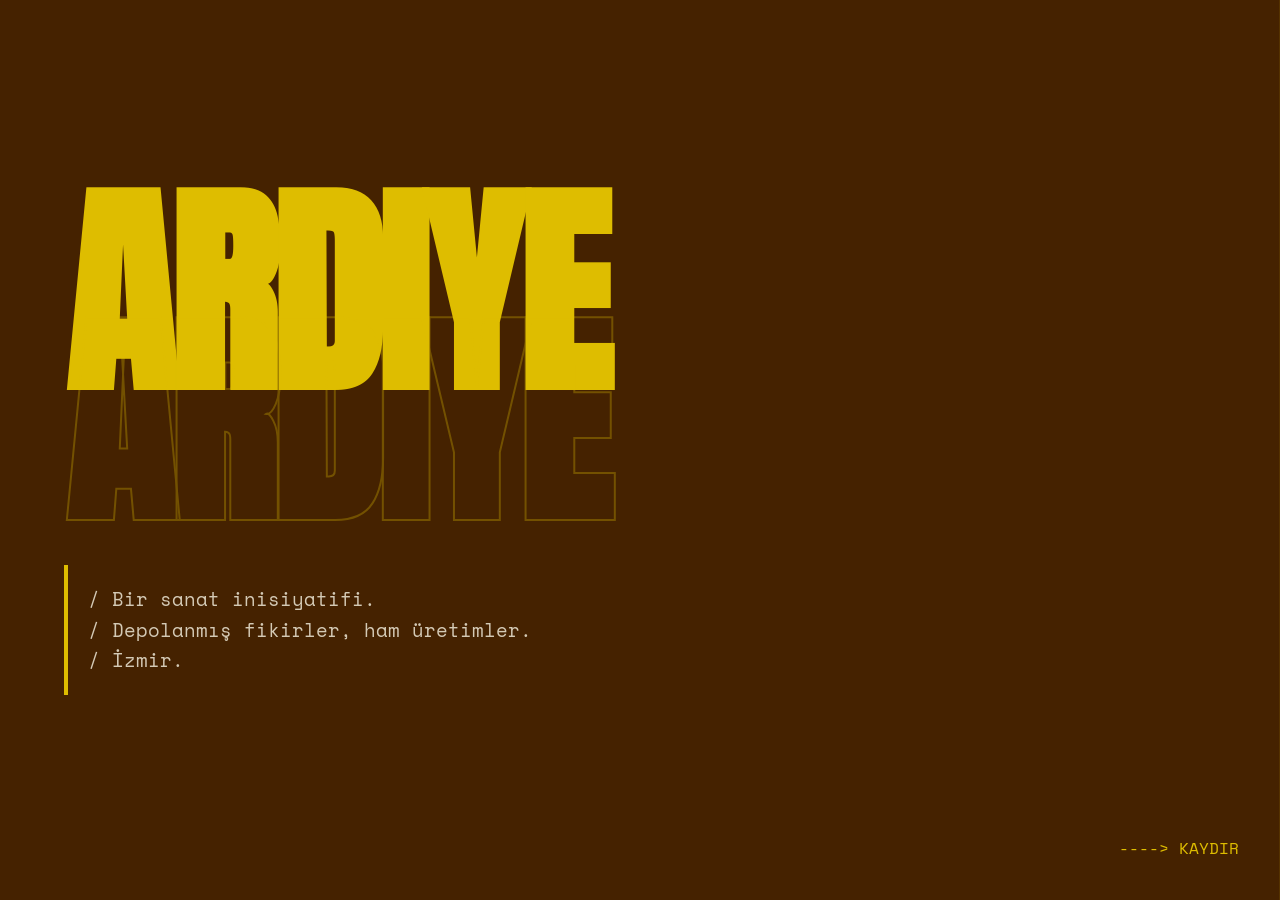
<file: ardiye-page.html>
<!DOCTYPE html>
<html lang="tr">
<head>
    <meta charset="UTF-8">
    <meta name="viewport" content="width=device-width, initial-scale=1.0">
    <title>ARDIYE | Sanat İnisiyatifi</title>
    
    <link rel="preconnect" href="https://fonts.googleapis.com">
    <link rel="preconnect" href="https://fonts.gstatic.com" crossorigin>
    <link href="https://fonts.googleapis.com/css2?family=Anton&family=Space+Mono:ital,wght@0,400;0,700;1,400&display=swap" rel="stylesheet">

    <style>
        /* --- TEMEL AYARLAR (RESET) --- */
        * {
            box-sizing: border-box;
        }

        body, html {
            margin: 0;
            padding: 0;
            height: 100%;
            background-color: #452200; /* KAHVE ZEMİN */
            color: #F8F4E3; /* Kırık Beyaz Yazılar */
            font-family: 'Space Mono', monospace;
            overflow-y: hidden; /* Dikey kaydırmayı kapat */
        }

        /* --- YATAY AKIŞ KUTUSU (MAIN WRAPPER) --- */
        .horizontal-scroll-wrapper {
            display: flex;
            flex-direction: row; /* Yan yana diz */
            width: fit-content; /* İçerik kadar genişle */
            height: 100vh;
            overflow-x: auto; /* Yatay kaydırmaya izin ver */
            scroll-behavior: smooth;
        }

        /* --- HER BÖLÜM (SECTION) İÇİN ORTAK AYARLAR --- */
        section {
            height: 100vh;
            display: flex;
            flex-direction: column;
            justify-content: center;
            padding: 5vw;
            border-right: 1px solid rgba(222, 189, 0, 0.1); /* Çok silik hardal çizgi */
            position: relative;
            min-width: 100vw; /* Her bölüm en az bir ekran genişliğinde */
        }

        /* --- BÖLÜM 1: GİRİŞ (INTRO) --- */
        .intro-section {
            min-width: 100vw;
            align-items: flex-start;
        }

        h1.monolith-title {
            font-family: 'Anton', sans-serif;
            font-size: 25vh; /* Ekran yüksekliğinin %25'i kadar devasa */
            color: #DEBD00; /* HARDAL RENGİ */
            margin: 0;
            line-height: 0.8;
            letter-spacing: -5px;
            text-transform: uppercase;
        }

        .manifesto-box {
            margin-top: 50px;
            border-left: 4px solid #DEBD00;
            padding-left: 20px;
            max-width: 500px;
        }

        .manifesto-text {
            font-size: 1.2rem;
            line-height: 1.6;
            opacity: 0.8;
        }

        .scroll-hint {
            position: absolute;
            bottom: 40px;
            right: 40px;
            color: #DEBD00;
            animation: blink 2s infinite;
        }

        /* --- BÖLÜM 2: ARŞİV (PROJELER) --- */
        .archive-section {
            min-width: 150vw; /* Bu bölüm daha geniş olsun, projeler sığsın */
            flex-direction: row; /* Projeleri yan yana diz */
            align-items: center;
            gap: 100px; /* Projeler arası boşluk */
            background-image: radial-gradient(#2e1500 10%, transparent 10%); /* Hafif doku */
            background-size: 20px 20px;
        }

        .project-card {
            position: relative;
            width: 400px;
            transition: transform 0.3s ease;
        }

        .project-card:hover {
            transform: scale(1.05); /* Üzerine gelince büyüsün */
            z-index: 10;
        }

        /* Proje Görseli Yerine Geçecek Gri Kutu (Resim ekleyince burayı sileceğiz) */
        .placeholder-img {
            width: 100%;
            height: 300px;
            background-color: #2a1500;
            border: 2px solid #DEBD00;
            display: flex;
            align-items: center;
            justify-content: center;
            color: #DEBD00;
            font-size: 0.8rem;
        }

        .project-info {
            background-color: #452200;
            padding: 15px;
            border: 1px solid #DEBD00;
            margin-top: -20px; /* Görselin üzerine binsin */
            margin-left: 20px;
            position: relative;
            width: 90%;
        }

        .project-title {
            color: #DEBD00;
            font-family: 'Anton', sans-serif;
            font-size: 2rem;
            margin: 0;
        }

        /* --- BÖLÜM 3: KÜNYE (CONTACT) --- */
        .contact-section {
            min-width: 100vw;
            background-color: #0f0500; /* Biraz daha koyu bir kapanış */
        }

        .contact-grid {
            display: grid;
            grid-template-columns: 1fr 1fr;
            gap: 50px;
            font-size: 1.5rem;
        }

        .label {
            color: #DEBD00;
            display: block;
            font-size: 0.9rem;
            margin-bottom: 5px;
            opacity: 0.6;
        }

        a.contact-link {
            color: #F8F4E3;
            text-decoration: none;
            border-bottom: 1px solid #DEBD00;
            transition: color 0.3s;
        }

        a.contact-link:hover {
            color: #DEBD00;
            background-color: rgba(222, 189, 0, 0.1);
        }

        /* --- MOBİL UYUM (TELEFONLAR İÇİN) --- */
        @media (max-width: 768px) {
            .horizontal-scroll-wrapper {
                flex-direction: column; /* Mobilde dikey aksın */
                width: 100%;
                height: auto;
                overflow-x: hidden;
                overflow-y: auto;
            }
            body { overflow-y: auto; }
            section { min-width: 100%; height: auto; min-height: 100vh; border-right: none; border-bottom: 1px solid #5c3000; }
            h1.monolith-title { font-size: 15vh; }
            .archive-section { flex-direction: column; }
            .project-card { width: 100%; }
            .contact-grid { grid-template-columns: 1fr; }
        }

        /* --- ANİMASYONLAR --- */
        @keyframes blink {
            0%, 100% { opacity: 1; }
            50% { opacity: 0; }
        }
    </style>
</head>
<body>

    <div class="horizontal-scroll-wrapper">
        
        <section class="intro-section">
            <h1 class="monolith-title">ARDIYE</h1>
            <h1 class="monolith-title" style="color:transparent; -webkit-text-stroke: 2px #DEBD00; margin-top:-50px; opacity:0.3;">ARDIYE</h1>
            
            <div class="manifesto-box">
                <p class="manifesto-text">
                    / Bir sanat inisiyatifi.<br>
                    / Depolanmış fikirler, ham üretimler.<br>
                    / İzmir.
                </p>
            </div>

            <div class="scroll-hint">
                ----> KAYDIR
            </div>
        </section>

        <section class="archive-section">
            
            <div class="project-card">
                <div class="placeholder-img">
                    [GÖRSEL: KAOTİK ŞEHİR - SEPYA]
                </div>
                <div class="project-info">
                    <h3 class="project-title">KAYIP FREKANS</h3>
                    <p>Video Art / 2024</p>
                </div>
            </div>

            <div class="project-card" style="margin-top: 150px;"> <div class="placeholder-img">
                    [GÖRSEL: PORTRE - GRENLİ]
                </div>
                <div class="project-info">
                    <h3 class="project-title">YÜZEY</h3>
                    <p>Fotoğraf Serisi / 2025</p>
                </div>
            </div>

            <div class="project-card">
                <div class="placeholder-img">
                    [GÖRSEL: SOYUT - GLITCH]
                </div>
                <div class="project-info">
                    <h3 class="project-title">DÖNGÜ</h3>
                    <p>Kısa Film / Post-Prod</p>
                </div>
            </div>

        </section>

        <section class="contact-section">
            <h1 class="monolith-title" style="font-size: 10vh; margin-bottom:50px;">TEMAS</h1>
            
            <div class="contact-grid">
                <div>
                    <span class="label">GENEL İLETİŞİM</span>
                    <a href="mailto:info@ardiye.art" class="contact-link">info@ardiye.art</a>
                </div>
                <div>
                    <span class="label">KURUCULAR</span>
                    <p>İsim Soyisim (Sanatçı)</p>
                    <p>İsim Soyisim (Co-Founder)</p>
                </div>
                <div>
                    <span class="label">SOSYAL</span>
                    <a href="#" class="contact-link">INSTAGRAM -></a><br><br>
                    <a href="#" class="contact-link">VIMEO -></a>
                </div>
                <div style="align-self: end;">
                    <p style="font-size: 0.8rem; opacity: 0.5;">© 2026 ARDIYE.ART<br>İZMİR</p>
                </div>
            </div>
        </section>

    </div>

</body>
</html>
</file>
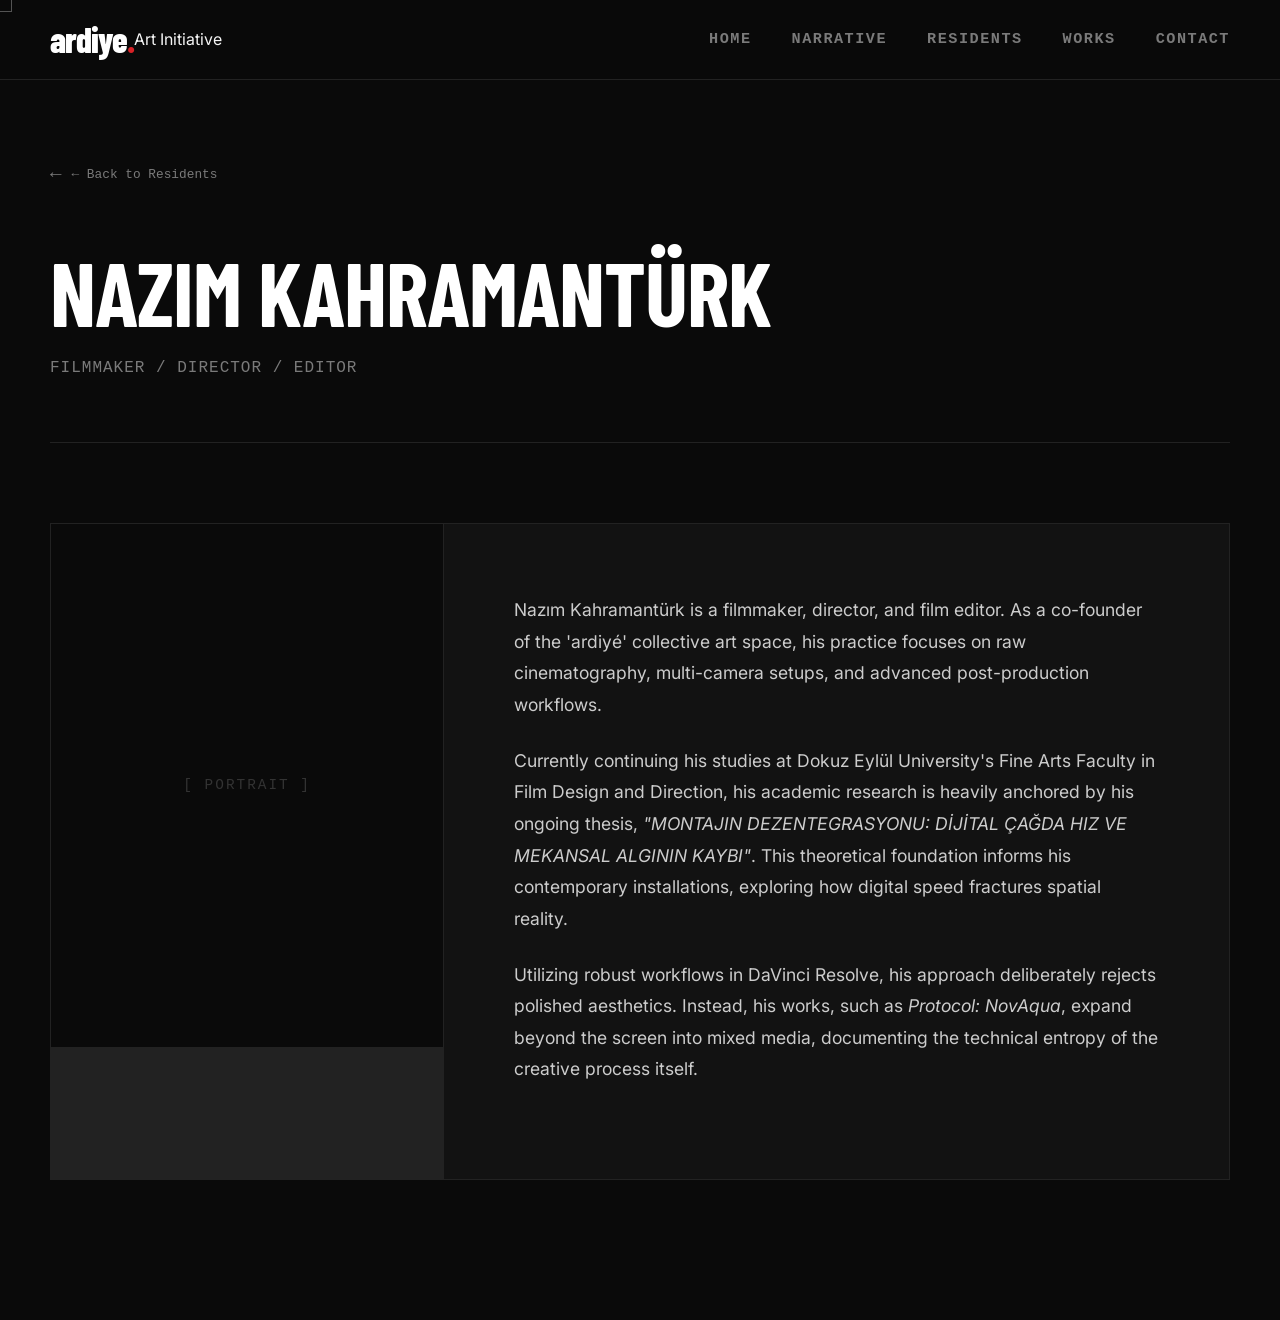
<file: artist-1.html>
<!DOCTYPE html>
<html lang="en">
<head>
  <meta charset="UTF-8">
  <meta name="viewport" content="width=device-width, initial-scale=1.0">
  <title>Nazım Kahramantürk | ARDIYE</title>
  <link rel="preconnect" href="https://fonts.googleapis.com">
  <link rel="preconnect" href="https://fonts.gstatic.com" crossorigin>
  <link href="https://fonts.googleapis.com/css2?family=Barlow+Condensed:wght@400;600;700;800&family=Inter:wght@300;400;600&display=swap" rel="stylesheet">
  <link rel="stylesheet" href="style.css">
</head>
<body>
  <div class="cursor-outline" aria-hidden="true"></div>

  <header class="main-header">
    <a href="index.html#home" class="logo-container">
      <div class="logo-name">ardiye<span class="dot" style="color: var(--accent);">.</span></div>
      <div class="logo-sub">Art Initiative</div>
    </a>
    <nav class="nav-menu">
      <a href="index.html#home" class="nav-link">Home</a>
      <a href="index.html#narrative" class="nav-link">Narrative</a>
      <a href="index.html#artists" class="nav-link">Residents</a>
      <a href="index.html#works" class="nav-link">Works</a>
      <a href="index.html#contact" class="nav-link">Contact</a>
    </nav>
    <button class="nav-toggle"><span></span><span></span><span></span></button>
  </header>

  <nav class="nav-drawer" id="nav-drawer">
    <a href="index.html#home" class="nav-link">Home</a>
    <a href="index.html#narrative" class="nav-link">Narrative</a>
    <a href="index.html#artists" class="nav-link">Residents</a>
    <a href="index.html#works" class="nav-link">Works</a>
    <a href="index.html#contact" class="nav-link">Contact</a>
  </nav>

  <main class="detail-container">
    <a href="index.html#artists" class="back-btn">← Back to Residents</a>
    
    <div class="detail-header">
      <h1 class="detail-title">Nazım Kahramantürk</h1>
      <div class="detail-role">Filmmaker / Director / Editor</div>
    </div>
    
    <div class="detail-profile">
      <div class="detail-portrait">[ PORTRAIT ]</div>
      <div class="detail-text">
        <p>Nazım Kahramantürk is a filmmaker, director, and film editor. As a co-founder of the 'ardiyé' collective art space, his practice focuses on raw cinematography, multi-camera setups, and advanced post-production workflows.</p>
        <p>Currently continuing his studies at Dokuz Eylül University's Fine Arts Faculty in Film Design and Direction, his academic research is heavily anchored by his ongoing thesis, <em>"MONTAJIN DEZENTEGRASYONU: DİJİTAL ÇAĞDA HIZ VE MEKANSAL ALGININ KAYBI"</em>. This theoretical foundation informs his contemporary installations, exploring how digital speed fractures spatial reality.</p>
        <p>Utilizing robust workflows in DaVinci Resolve, his approach deliberately rejects polished aesthetics. Instead, his works, such as <em>Protocol: NovAqua</em>, expand beyond the screen into mixed media, documenting the technical entropy of the creative process itself.</p>
      </div>
    </div>
  </main>

  <script src="app.js"></script>
</body>
</html>
</file>
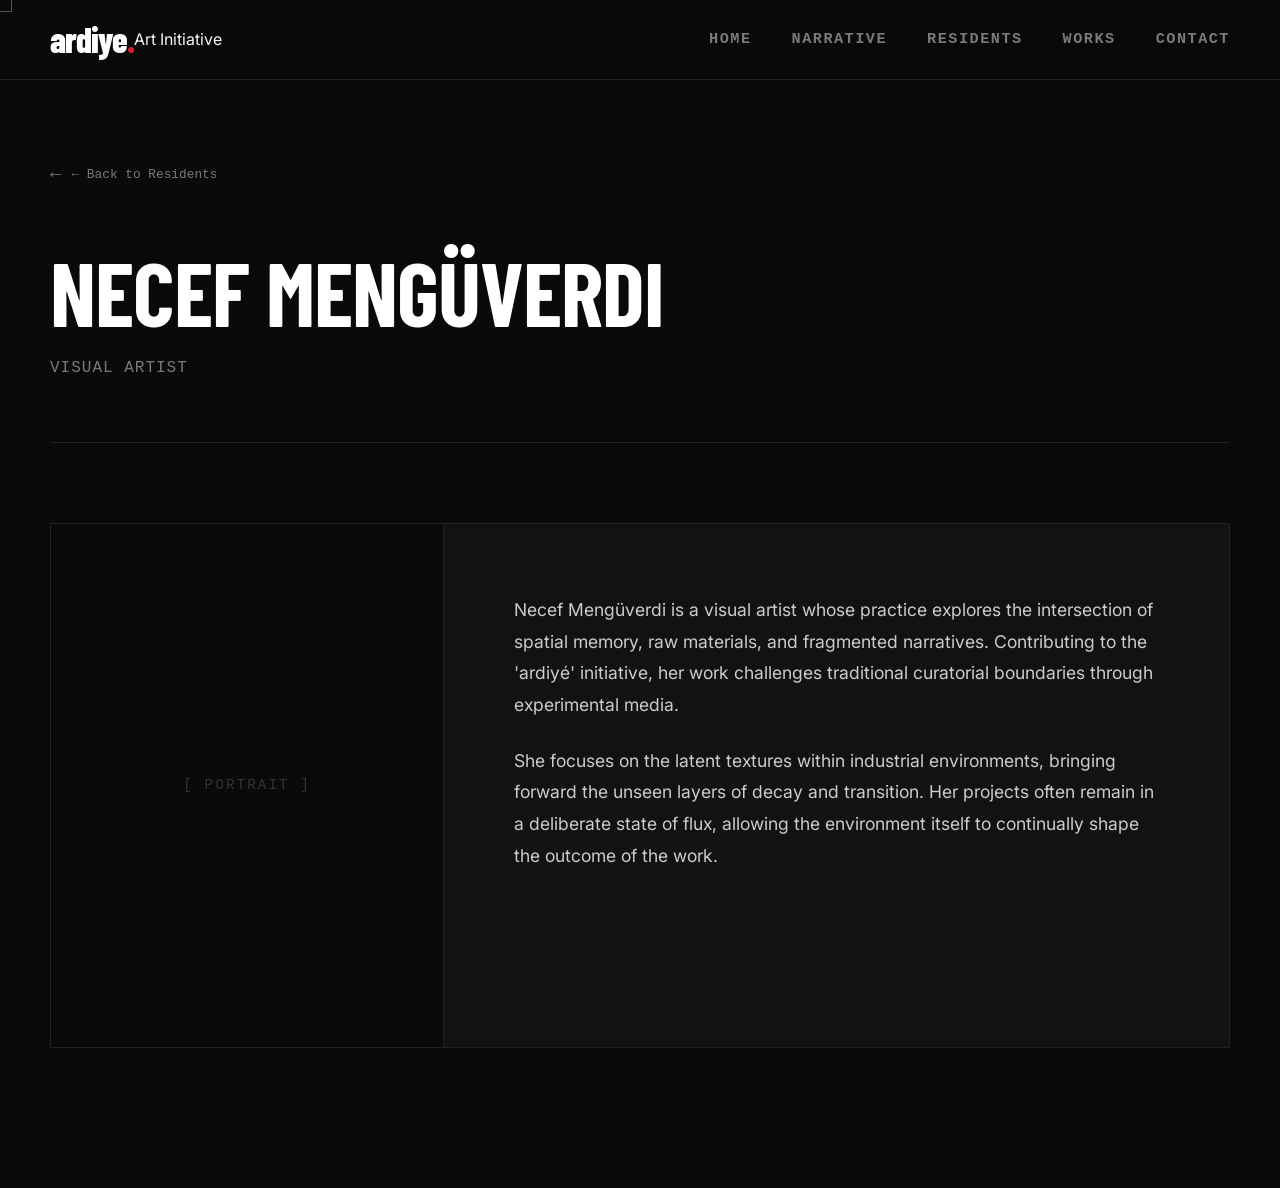
<file: artist-2.html>
<!DOCTYPE html>
<html lang="en">
<head>
  <meta charset="UTF-8">
  <meta name="viewport" content="width=device-width, initial-scale=1.0">
  <title>Necef Mengüverdi | ARDIYE</title>
  <link rel="preconnect" href="https://fonts.googleapis.com">
  <link rel="preconnect" href="https://fonts.gstatic.com" crossorigin>
  <link href="https://fonts.googleapis.com/css2?family=Barlow+Condensed:wght@400;600;700;800&family=Inter:wght@300;400;600&display=swap" rel="stylesheet">
  <link rel="stylesheet" href="style.css">
</head>
<body>
  <div class="cursor-outline" aria-hidden="true"></div>

  <header class="main-header">
    <a href="index.html#home" class="logo-container">
      <div class="logo-name">ardiye<span class="dot" style="color: var(--accent);">.</span></div>
      <div class="logo-sub">Art Initiative</div>
    </a>
    <nav class="nav-menu">
      <a href="index.html#home" class="nav-link">Home</a>
      <a href="index.html#narrative" class="nav-link">Narrative</a>
      <a href="index.html#artists" class="nav-link">Residents</a>
      <a href="index.html#works" class="nav-link">Works</a>
      <a href="index.html#contact" class="nav-link">Contact</a>
    </nav>
    <button class="nav-toggle"><span></span><span></span><span></span></button>
  </header>

  <nav class="nav-drawer" id="nav-drawer">
    <a href="index.html#home" class="nav-link">Home</a>
    <a href="index.html#narrative" class="nav-link">Narrative</a>
    <a href="index.html#artists" class="nav-link">Residents</a>
    <a href="index.html#works" class="nav-link">Works</a>
    <a href="index.html#contact" class="nav-link">Contact</a>
  </nav>

  <main class="detail-container">
    <a href="index.html#artists" class="back-btn">← Back to Residents</a>
    
    <div class="detail-header">
      <h1 class="detail-title">Necef Mengüverdi</h1>
      <div class="detail-role">Visual Artist</div>
    </div>
    
    <div class="detail-profile">
      <div class="detail-portrait">[ PORTRAIT ]</div>
      <div class="detail-text">
        <p>Necef Mengüverdi is a visual artist whose practice explores the intersection of spatial memory, raw materials, and fragmented narratives. Contributing to the 'ardiyé' initiative, her work challenges traditional curatorial boundaries through experimental media.</p>
        <p>She focuses on the latent textures within industrial environments, bringing forward the unseen layers of decay and transition. Her projects often remain in a deliberate state of flux, allowing the environment itself to continually shape the outcome of the work.</p>
      </div>
    </div>
  </main>

  <script src="app.js"></script>
</body>
</html>
</file>
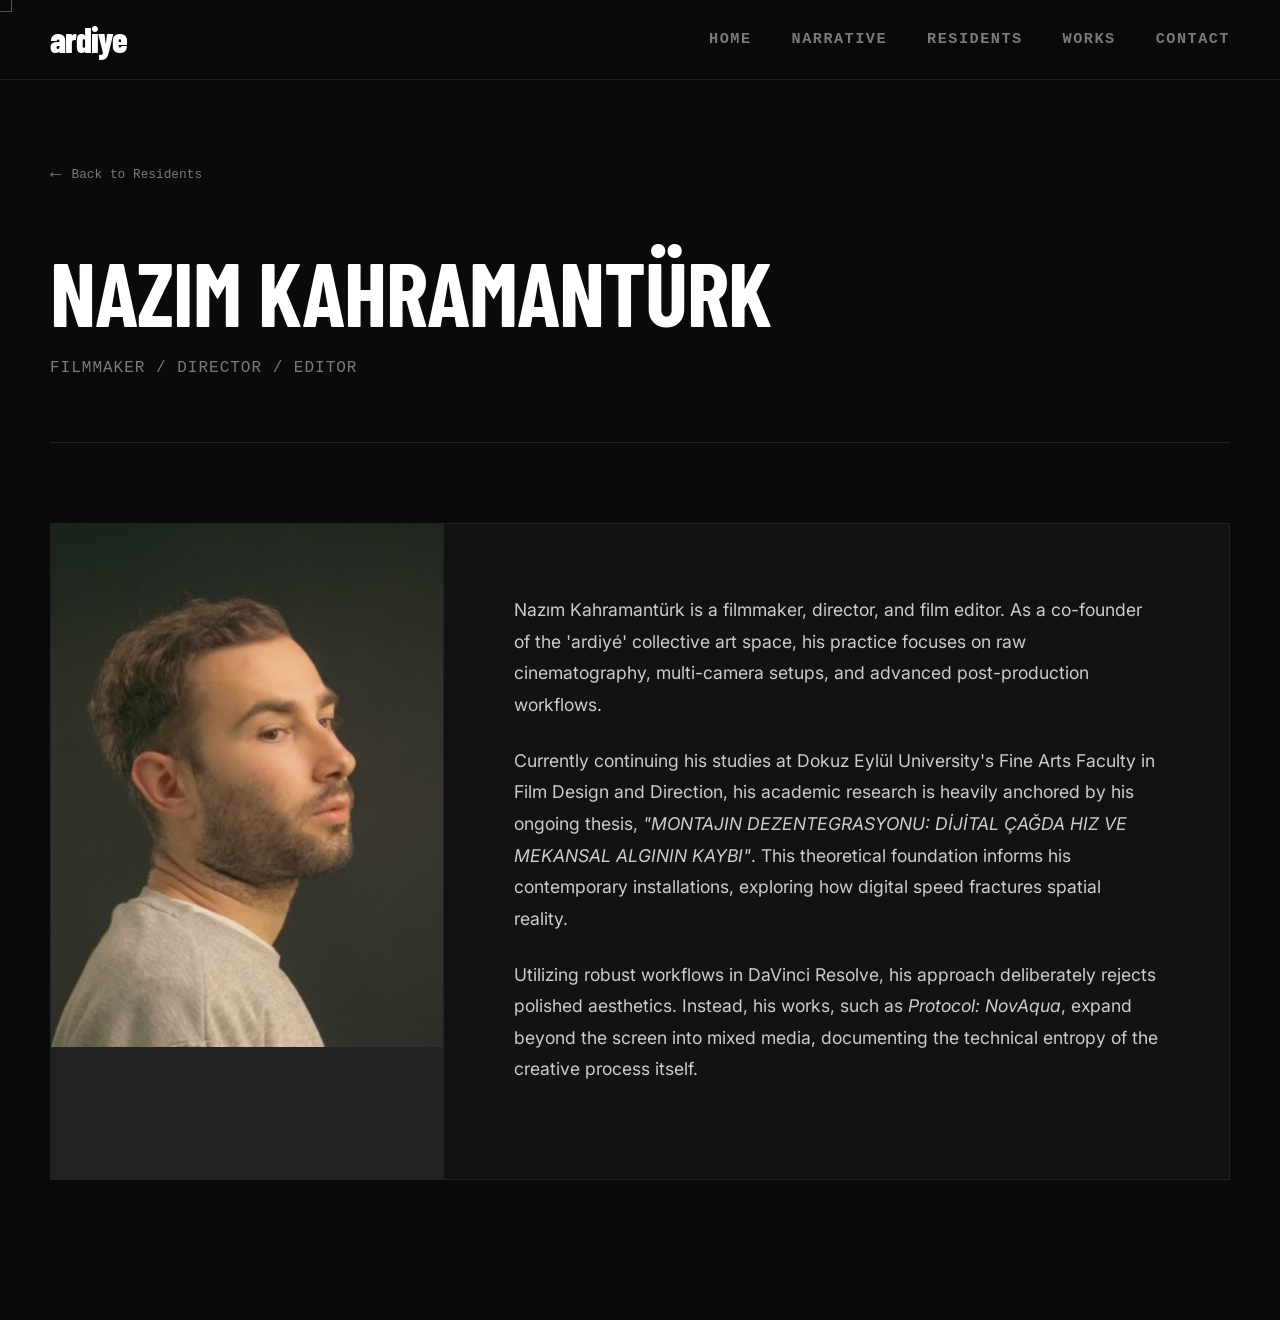
<file: artist-nazim.html>
<!DOCTYPE html>
<html lang="en">
<head>
  <meta charset="UTF-8">
  <meta name="viewport" content="width=device-width, initial-scale=1.0">
  <title>Nazım Kahramantürk | ARDIYE</title>
  <link rel="preconnect" href="https://fonts.googleapis.com">
  <link rel="preconnect" href="https://fonts.gstatic.com" crossorigin>
  <link href="https://fonts.googleapis.com/css2?family=Barlow+Condensed:wght@400;600;700;800&family=Inter:wght@300;400;600&display=swap" rel="stylesheet">
  <link rel="stylesheet" href="style.css">
</head>
<body>
  <div class="cursor-outline" aria-hidden="true"></div>

  <header class="main-header">
    <a href="index.html#home" class="logo-container">
      <div class="logo-name">ardiye</div>
    </a>
    <nav class="nav-menu">
      <a href="index.html#home" class="nav-link">Home</a>
      <a href="index.html#narrative" class="nav-link">Narrative</a>
      <a href="index.html#artists" class="nav-link">Residents</a>
      <a href="index.html#works" class="nav-link">Works</a>
      <a href="index.html#contact" class="nav-link">Contact</a>
    </nav>
    <button class="nav-toggle"><span></span><span></span><span></span></button>
  </header>

  <nav class="nav-drawer" id="nav-drawer">
    <a href="index.html#home" class="nav-link">Home</a>
    <a href="index.html#narrative" class="nav-link">Narrative</a>
    <a href="index.html#artists" class="nav-link">Residents</a>
    <a href="index.html#works" class="nav-link">Works</a>
    <a href="index.html#contact" class="nav-link">Contact</a>
  </nav>

  <main class="detail-container">
    <a href="index.html#artists" class="back-btn">Back to Residents</a>
    
    <div class="detail-header">
      <h1 class="detail-title">Nazım Kahramantürk</h1>
      <div class="detail-role">Filmmaker / Director / Editor</div>
    </div>
    
    <div class="detail-profile">
      <div class="detail-portrait">
        <img src="images/nazim-portrait.jpg" alt="Nazım Kahramantürk Portrait">
      </div>
      <div class="detail-text">
        <p>Nazım Kahramantürk is a filmmaker, director, and film editor. As a co-founder of the 'ardiyé' collective art space, his practice focuses on raw cinematography, multi-camera setups, and advanced post-production workflows.</p>
        <p>Currently continuing his studies at Dokuz Eylül University's Fine Arts Faculty in Film Design and Direction, his academic research is heavily anchored by his ongoing thesis, <em>"MONTAJIN DEZENTEGRASYONU: DİJİTAL ÇAĞDA HIZ VE MEKANSAL ALGININ KAYBI"</em>. This theoretical foundation informs his contemporary installations, exploring how digital speed fractures spatial reality.</p>
        <p>Utilizing robust workflows in DaVinci Resolve, his approach deliberately rejects polished aesthetics. Instead, his works, such as <em>Protocol: NovAqua</em>, expand beyond the screen into mixed media, documenting the technical entropy of the creative process itself.</p>
      </div>
    </div>
  </main>

  <script src="app.js"></script>
</body>
</html>
</file>
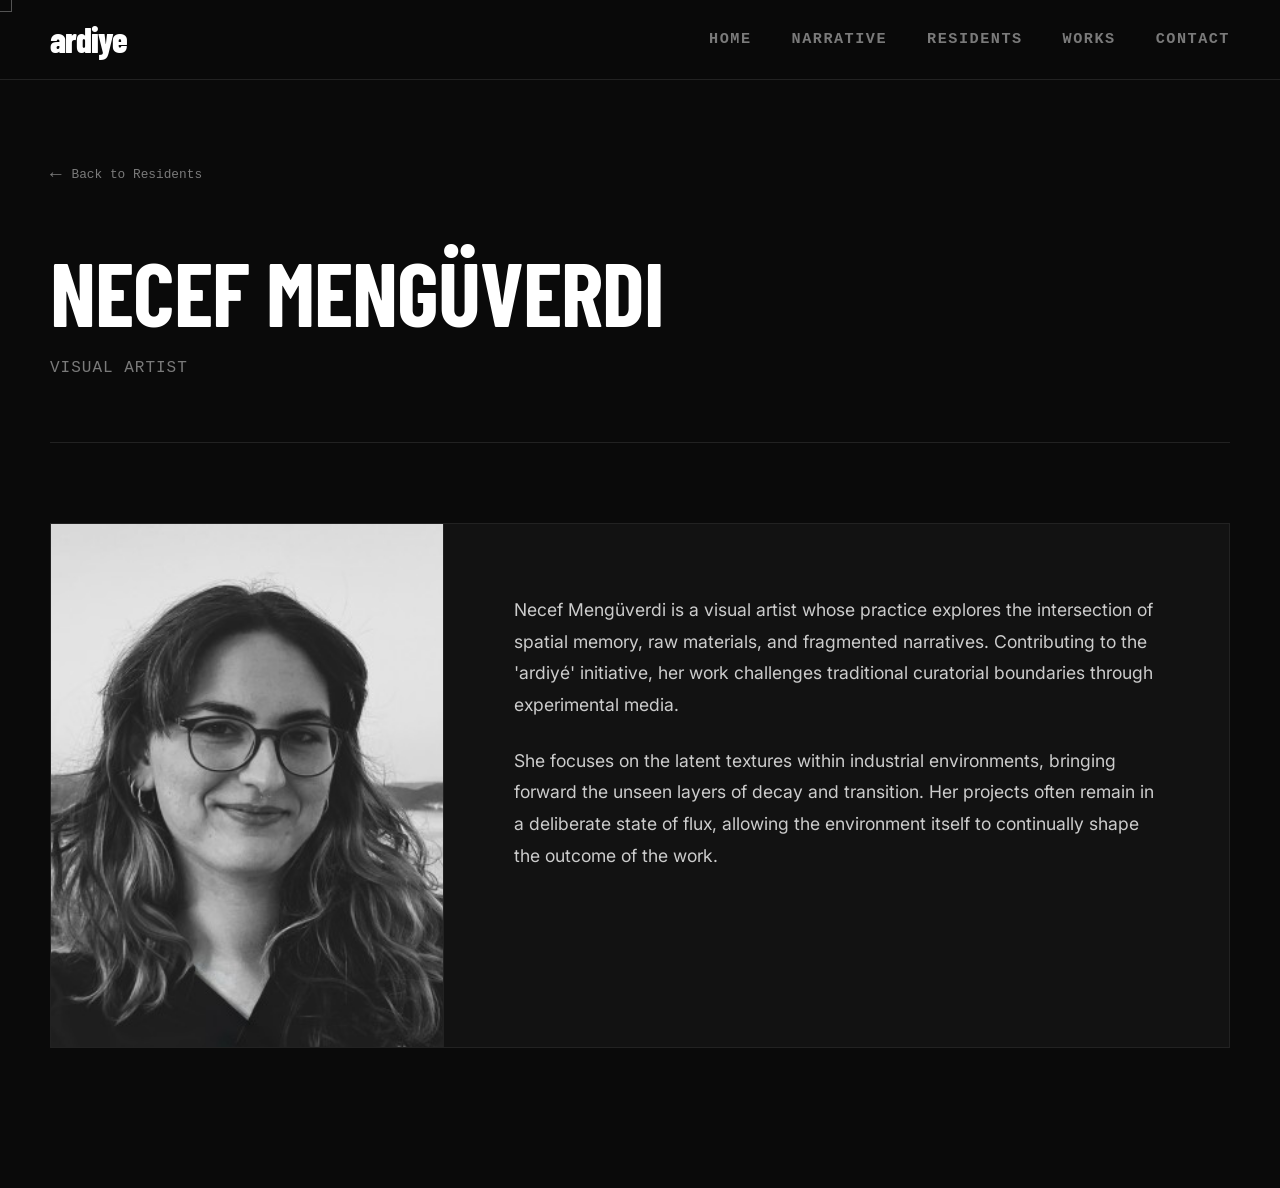
<file: artist-necef.html>
<!DOCTYPE html>
<html lang="en">
<head>
  <meta charset="UTF-8">
  <meta name="viewport" content="width=device-width, initial-scale=1.0">
  <title>Necef Mengüverdi | ARDIYE</title>
  <link rel="preconnect" href="https://fonts.googleapis.com">
  <link rel="preconnect" href="https://fonts.gstatic.com" crossorigin>
  <link href="https://fonts.googleapis.com/css2?family=Barlow+Condensed:wght@400;600;700;800&family=Inter:wght@300;400;600&display=swap" rel="stylesheet">
  <link rel="stylesheet" href="style.css">
</head>
<body>
  <div class="cursor-outline" aria-hidden="true"></div>

  <header class="main-header">
    <a href="index.html#home" class="logo-container">
      <div class="logo-name">ardiye</div>
    </a>
    <nav class="nav-menu">
      <a href="index.html#home" class="nav-link">Home</a>
      <a href="index.html#narrative" class="nav-link">Narrative</a>
      <a href="index.html#artists" class="nav-link">Residents</a>
      <a href="index.html#works" class="nav-link">Works</a>
      <a href="index.html#contact" class="nav-link">Contact</a>
    </nav>
    <button class="nav-toggle"><span></span><span></span><span></span></button>
  </header>

  <nav class="nav-drawer" id="nav-drawer">
    <a href="index.html#home" class="nav-link">Home</a>
    <a href="index.html#narrative" class="nav-link">Narrative</a>
    <a href="index.html#artists" class="nav-link">Residents</a>
    <a href="index.html#works" class="nav-link">Works</a>
    <a href="index.html#contact" class="nav-link">Contact</a>
  </nav>

  <main class="detail-container">
    <a href="index.html#artists" class="back-btn">Back to Residents</a>
    
    <div class="detail-header">
      <h1 class="detail-title">Necef Mengüverdi</h1>
      <div class="detail-role">Visual Artist</div>
    </div>
    
    <div class="detail-profile">
      <div class="detail-portrait">
        <img src="images/necef-portrait.jpg" alt="Necef Mengüverdi Portrait">
      </div>
      <div class="detail-text">
        <p>Necef Mengüverdi is a visual artist whose practice explores the intersection of spatial memory, raw materials, and fragmented narratives. Contributing to the 'ardiyé' initiative, her work challenges traditional curatorial boundaries through experimental media.</p>
        <p>She focuses on the latent textures within industrial environments, bringing forward the unseen layers of decay and transition. Her projects often remain in a deliberate state of flux, allowing the environment itself to continually shape the outcome of the work.</p>
      </div>
    </div>
  </main>

  <script src="app.js"></script>
</body>
</html>
</file>
<file: style.css>
/* ==========================================
   UI OVERHAUL: UPDATED MENU TYPOGRAPHY
   ========================================== */
@import url('https://fonts.googleapis.com/css2?family=Barlow+Condensed:wght@400;600;700;800&family=Inter:wght@300;400;600&display=swap&subset=latin,latin-ext');

:root {
  --bg-color:    #0a0a0a;
  --bg-panel:    #121212;
  --text-main:   #f5f5f5;
  --text-muted:  #7a7a7a;
  --accent:      #D82126; /* Record Red */
  --border-line: #222222;
  --pad-side:    50px;
  --font-head:   'Barlow Condensed', system-ui, -apple-system, sans-serif;
  --font-body:   'Inter', system-ui, -apple-system, sans-serif;
  --font-mono:   'JetBrains Mono', monospace;
  --header-h:    80px;
  --transition:  0.3s cubic-bezier(0.25, 1, 0.5, 1);
}

*, *::before, *::after { box-sizing: border-box; margin: 0; padding: 0; }
html { scroll-behavior: smooth; overflow-x: hidden; width: 100%; }
body {
  background-color: var(--bg-color); color: var(--text-main);
  font-family: var(--font-body); font-weight: 400; line-height: 1.6;
  -webkit-font-smoothing: antialiased; overflow-x: hidden; width: 100%;
  text-rendering: optimizeLegibility;
}

a, button { text-decoration: none; color: inherit; transition: all var(--transition); outline: none; cursor: pointer;}
button { font-family: inherit; background: none; border: none; text-align: left; }
h1, h2, h3 { font-family: var(--font-head); font-weight: 700; margin: 0; text-transform: uppercase; line-height: 0.9; }
.uppercase { text-transform: uppercase; letter-spacing: 1px; }

::-webkit-scrollbar { width: 6px; }
::-webkit-scrollbar-track { background: var(--bg-color); }
::-webkit-scrollbar-thumb { background: #333; }
::-webkit-scrollbar-thumb:hover { background: var(--accent); }

/* ==========================================
   CURSOR TRACKER
   ========================================== */
.cursor-outline {
  position: fixed; top: 0; left: 0; width: 24px; height: 24px;
  border: 1px solid rgba(255, 255, 255, 0.3); 
  pointer-events: none; z-index: 9999;
  transform: translate(-50%, -50%);
  transition: width 0.2s, height 0.2s, background-color 0.2s, border-color 0.2s, border-radius 0.2s;
}
body.hovering .cursor-outline {
  width: 12px; height: 12px; 
  background-color: var(--accent); 
  border-color: transparent;
  border-radius: 50%; 
}

/* ==========================================
   HEADER & LOGOTYPE FIX
   ========================================== */
.main-header {
  position: fixed; top: 0; left: 0; width: 100%; height: var(--header-h);
  padding: 0 max(var(--pad-side), calc((100vw - 1600px) / 2 + var(--pad-side)));
  display: flex; justify-content: space-between; align-items: center;
  z-index: 1000; background: rgba(10, 10, 10, 0.95); backdrop-filter: blur(10px);
  border-bottom: 1px solid var(--border-line);
}
.logo-container { 
  display: flex; 
  align-items: center; 
  justify-content: flex-start;
  height: 100%;
}
.logo-name { 
  font-family: var(--font-head); 
  font-size: 2.2rem; 
  font-weight: 800; 
  color: #fff; 
  text-transform: lowercase; 
  letter-spacing: -1px; 
  transition: color var(--transition); 
}
.logo-container:hover .logo-name { color: var(--accent); }

.nav-menu { display: flex; gap: 40px; }
.nav-link { 
  font-family: var(--font-mono); 
  font-size: 0.95rem; /* Boyutu biraz büyütüldü */
  font-weight: 600;   /* Kalınlaştırıldı */
  color: var(--text-muted); 
  text-transform: uppercase; 
  letter-spacing: 1.5px; 
}
.nav-link:hover { color: var(--accent); }

.nav-toggle { display: none; flex-direction: column; gap: 5px; cursor: pointer; padding: 8px; background: none; border: none; }
.nav-toggle span { display: block; width: 24px; height: 2px; background: var(--text-main); transition: all 0.3s ease; }
.nav-toggle.open span:nth-child(1) { transform: translateY(7px) rotate(45deg); background: var(--accent); }
.nav-toggle.open span:nth-child(2) { opacity: 0; }
.nav-toggle.open span:nth-child(3) { transform: translateY(-7px) rotate(-45deg); background: var(--accent); }

.nav-drawer {
  display: none; position: fixed; top: var(--header-h); left: 0; right: 0;
  background: rgba(10, 10, 10, 0.98); border-bottom: 1px solid var(--border-line);
  padding: 30px var(--pad-side); flex-direction: column; gap: 20px; z-index: 999;
}
.nav-drawer.open { display: flex; }
.nav-drawer .nav-link { font-size: 1.5rem; color: var(--text-muted); font-family: var(--font-head); letter-spacing: 1px; }
.nav-drawer .nav-link:hover { color: var(--accent); }

/* ==========================================
   MAIN LAYOUT & GRID
   ========================================== */
main { max-width: 1600px; margin: 0 auto; padding: 0 var(--pad-side); width: 100%; }
section { padding: 120px 0; border-bottom: 1px solid var(--border-line); }
.section-header-wrapper { margin-bottom: 50px; display: flex; align-items: center; gap: 20px; }
.section-header-wrapper::before { content: ''; display: block; width: 30px; height: 1px; background: var(--accent); }
.section-title { font-size: 1.5rem; color: var(--text-muted); letter-spacing: 2px; font-family: var(--font-mono); font-weight: 400; }

/* ==========================================
   HOME SECTION
   ========================================== */
.section-home { 
  height: 85vh; 
  min-height: 600px; 
  display: flex; 
  flex-direction: column;
  justify-content: center; 
  align-items: flex-start; 
  padding-top: 140px; 
  padding-bottom: 0; 
  border-bottom: 1px solid var(--border-line); 
}
.highlight-gradient { 
  display: inline-block; 
  font-size: clamp(4rem, 12vw, 14rem); 
  color: #fff; 
  letter-spacing: -4px; 
  padding-left: 40px; 
  border-left: 8px solid var(--border-line); 
  line-height: 0.85; 
  transition: all 0.5s cubic-bezier(0.25, 1, 0.5, 1); 
  position: relative;
}
.section-home:hover .highlight-gradient { 
  border-color: var(--accent); 
  padding-left: 80px; 
  color: rgba(255, 255, 255, 0.9);
  text-shadow: 
    -4px 0px 0px rgba(216, 33, 38, 0.8), 
    4px 0px 0px rgba(0, 255, 255, 0.5);   
  transform: scale(1.02); 
}

/* ==========================================
   NARRATIVE & CARDS
   ========================================== */
.narrative-content { display: grid; grid-template-columns: 1.2fr 1fr; gap: 80px; padding: 70px; background: var(--bg-panel); border: 1px solid var(--border-line); }
.narrative-lead { font-size: 2.5rem; line-height: 1.2; color: #fff; }
.narrative-text { font-size: 1.05rem; color: var(--text-muted); display: flex; flex-direction: column; gap: 20px; }

.artists-grid { display: grid; grid-template-columns: repeat(2, 1fr); gap: 1px; background: var(--border-line); border: 1px solid var(--border-line); }
.artist-card { background: var(--bg-panel); padding: 70px; transition: background 0.3s; display: block; }
.artist-card:hover { background: #181818; }
.artist-name { font-size: 3rem; letter-spacing: -1px; margin-bottom: 15px; color: #fff; transition: color 0.3s; }
.artist-card:hover .artist-name { color: var(--accent); }
.artist-role { font-family: var(--font-mono); font-size: 0.8rem; color: var(--text-muted); margin-bottom: 35px; display: inline-block; text-transform: uppercase; letter-spacing: 1px; }
.artist-bio { font-size: 0.95rem; color: #888; max-width: 95%; line-height: 1.7; }

.works-list { display: flex; flex-direction: column; gap: 1px; background: var(--border-line); border: 1px solid var(--border-line); }
.work-item { display: grid; grid-template-columns: 1fr 1fr; background: var(--bg-panel); transition: background 0.3s; text-align: left; }
.work-item:hover { background: #181818; }
.work-img-container { height: 550px; border-right: 1px solid var(--border-line); display: flex; align-items: center; justify-content: center; overflow: hidden; background: #0a0a0a; }
.work-info { padding: 70px; display: flex; flex-direction: column; justify-content: center; }
.work-meta { font-family: var(--font-mono); font-size: 0.75rem; color: var(--text-muted); margin-bottom: 20px; text-transform: uppercase; letter-spacing: 1px; }
.work-title { font-size: 3.5rem; margin-bottom: 25px; letter-spacing: -1px; color: #fff; transition: color 0.3s; }
.work-item:hover .work-title { color: var(--accent); }
.work-desc { font-size: 1rem; color: #888; line-height: 1.7; max-width: 95%; }

/* ==========================================
   CONTACT SECTION 
   ========================================== */
.section-contact { 
  border-bottom: none; 
  display: flex; 
  flex-direction: column; 
  align-items: center; 
  text-align: center; 
  padding-bottom: 80px; 
}
.section-contact .section-header-wrapper {
  justify-content: center;
  width: 100%;
  margin-bottom: 60px;
}
.section-contact .section-header-wrapper::before { display: none; }
.contact-content { 
  display: flex; flex-direction: column; align-items: center; text-align: center; width: 100%; margin: 0 auto; 
}
.mail-btn { 
  font-size: clamp(2.5rem, 5vw, 4.5rem); color: #fff; margin-bottom: 40px; display: inline-flex; align-items: center; justify-content: center; transition: transform 0.3s, color 0.3s; 
}
.mail-btn:hover { color: var(--accent); transform: scale(1.05); }
.social-row { display: flex; gap: 50px; margin-bottom: 80px; flex-wrap: wrap; justify-content: center; }
.social-link { font-family: var(--font-mono); font-size: 0.9rem; color: var(--text-muted); }
.social-link:hover { color: var(--accent); }
.copyright { font-family: var(--font-mono); font-size: 0.75rem; color: #444; }

/* ==========================================
   DETAIL PAGES
   ========================================== */
.detail-container { padding: calc(var(--header-h) + 80px) var(--pad-side) 140px var(--pad-side); max-width: 1600px; margin: 0 auto; width: 100%; }
.back-btn { font-family: var(--font-mono); font-size: 0.8rem; color: var(--text-muted); margin-bottom: 60px; display: inline-flex; align-items: center; gap: 10px; transition: color 0.3s; }
.back-btn::before { content: '←'; font-size: 1.2rem; transition: transform 0.3s; }
.back-btn:hover { color: var(--accent); }
.back-btn:hover::before { transform: translateX(-5px); }

.detail-header { margin-bottom: 80px; padding-bottom: 60px; border-bottom: 1px solid var(--border-line); }
.detail-title { font-size: clamp(3rem, 7vw, 6rem); letter-spacing: -1px; line-height: 0.9; color: #fff; }
.detail-role { font-family: var(--font-mono); font-size: 1rem; color: var(--text-muted); margin-top: 25px; text-transform: uppercase; letter-spacing: 1px; }

.detail-profile { display: grid; grid-template-columns: 1fr 2fr; gap: 1px; background: var(--border-line); border: 1px solid var(--border-line); }
.detail-portrait { aspect-ratio: 3/4; background: var(--bg-color); display: flex; align-items: center; justify-content: center; font-family: var(--font-mono); color: #333; font-size: 0.9rem; letter-spacing: 2px; overflow: hidden; }
.detail-text { background: var(--bg-panel); padding: 70px; font-size: 1.1rem; color: #ccc; line-height: 1.8; }
.detail-text p { margin-bottom: 24px; }

.detail-media { width: 100%; aspect-ratio: 21/9; background: var(--bg-color); border: 1px solid var(--border-line); display: flex; align-items: center; justify-content: center; font-family: var(--font-mono); color: #333; margin-bottom: 80px; font-size: 0.9rem; letter-spacing: 2px; overflow: hidden; }

.credits-grid { display: grid; grid-template-columns: 1fr 2fr; gap: 1px; background: var(--border-line); border: 1px solid var(--border-line); }
.credits-box { background: var(--bg-panel); padding: 70px; }
.credit-row { display: flex; justify-content: space-between; padding: 15px 0; border-bottom: 1px solid var(--border-line); font-family: var(--font-mono); font-size: 0.85rem; }
.credit-row:last-child { border-bottom: none; padding-bottom: 0; }
.credit-label { color: var(--text-muted); }

/* ==========================================
   IMAGE HANDLING (Responsive & Cinematic)
   ========================================== */
.work-img-container img, 
.detail-portrait img, 
.detail-media img {
  width: 100%;
  height: 100%;
  object-fit: cover;
  object-position: center;
  display: block;
  transition: transform 0.6s cubic-bezier(0.25, 1, 0.5, 1), opacity 0.3s;
}

.work-item:hover .work-img-container img {
  transform: scale(1.03);
  opacity: 0.9;
}

/* ==========================================
   RESPONSIVE OVERRIDES
   ========================================== */
@media (max-width: 1024px) {
  :root { --pad-side: 30px; }
  .artists-grid, .work-item, .detail-profile, .credits-grid { grid-template-columns: 1fr; }
  .work-img-container { height: 400px; border-right: none; border-bottom: 1px solid var(--border-line); }
  .detail-portrait { aspect-ratio: 16/9; border-bottom: 1px solid var(--border-line); }
}

@media (max-width: 768px) {
  :root { --pad-side: 20px; --header-h: 70px; }
  .nav-menu { display: none; }
  .nav-toggle { display: flex; }
  .cursor-outline { display: none; }
  
  .section-home { height: auto; min-height: 60vh; padding-top: 110px; padding-bottom: 80px; }
  .highlight-gradient { padding-left: 20px; border-left-width: 4px; letter-spacing: -1px; }
  .section-home:hover .highlight-gradient { padding-left: 30px; }

  .narrative-content { grid-template-columns: 1fr; padding: 40px 20px; gap: 40px; }
  .narrative-lead { font-size: 2rem; }
  
  .artist-card, .work-info { padding: 40px 20px; }
  .work-title { font-size: 2.5rem; }
  
  .detail-container { padding-top: calc(var(--header-h) + 40px); }
  .detail-text, .credits-box { padding: 40px 20px; }
  .detail-header { padding-bottom: 40px; margin-bottom: 40px; }
  
  .logo-name { font-size: 1.8rem; } 
}
</file>
